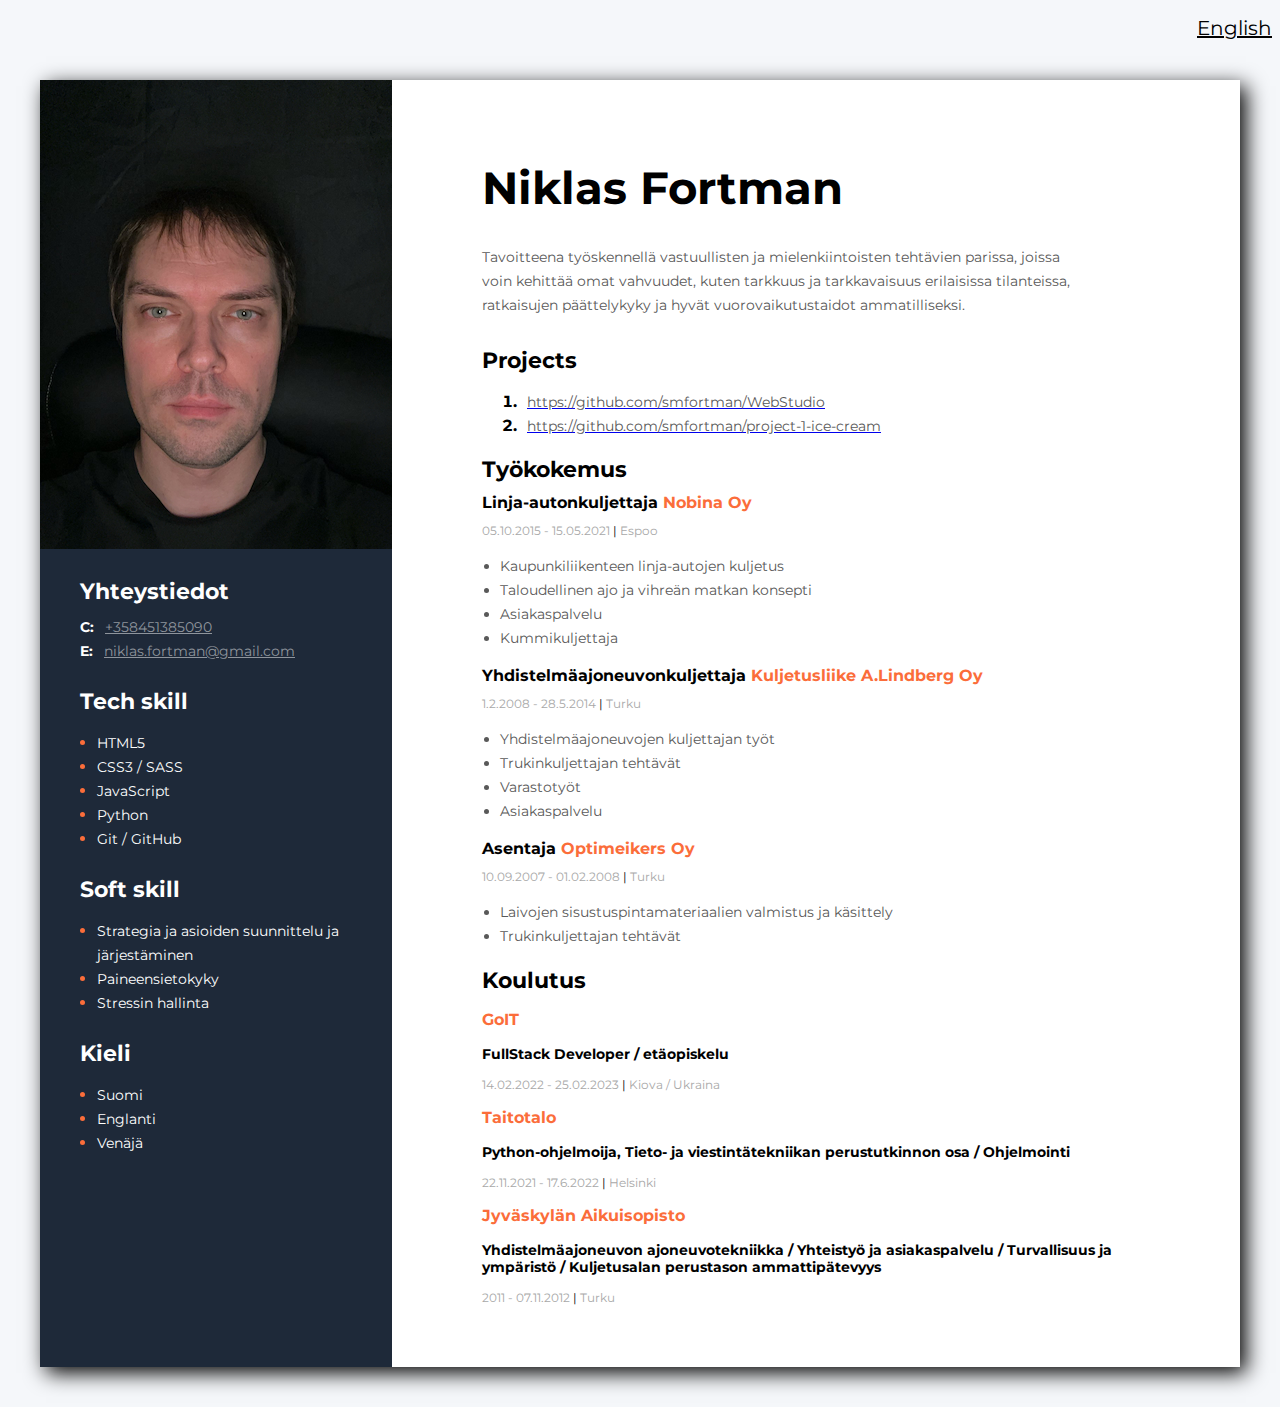
<file: index.html>
<!DOCTYPE html>
<html lang="en">

<head>
  <meta charset="UTF-8" />
  <meta http-equiv="X-UA-Compatible" content="IE=edge" />
  <meta name="viewport" content="width=device-width, initial-scale=1.0" />
  <title>CV</title>
  <link rel="preconnect" href="https://fonts.googleapis.com" />
  <link rel="preconnect" href="https://fonts.gstatic.com" crossorigin />
  <link
    href="https://fonts.googleapis.com/css2?family=Montserrat:wght@400;700&display=swap"
    rel="stylesheet" />

  <link rel="stylesheet" href="css/style.css" />
</head>

<body>
  <!-- language selection -->
  <div>
    <p>
      <a class="language_selection" href="index-eng.html">English</a>
    </p>
  </div>
  <!-- Main container -->
  <div class="main_container">
    <!-- main content section -->
    <div class="main_content_section">
      <!-- About me section -->
      <div class="about_me_section">
        <h1 class="about_me_name">Niklas Fortman</h1>
        <p class="about_me_description">
          Tavoitteena työskennellä vastuullisten ja mielenkiintoisten
          tehtävien parissa, joissa voin kehittää omat vahvuudet, kuten
          tarkkuus ja tarkkavaisuus erilaisissa tilanteissa, ratkaisujen
          päättelykyky ja hyvät vuorovaikutustaidot ammatilliseksi.
        </p>
      </div>
      <div>
        <h2 class="main_content_title">Projects</h2>
        <ol>
          <li class="projects_item">
            <a href="https://github.com/smfortman/WebStudio"><span
                class="projects_text">https://github.com/smfortman/WebStudio</span></a>
          </li>
          <li class="projects_item">
            <a href="https://github.com/smfortman/project-1-ice-cream"><span
                class="projects_text">https://github.com/smfortman/project-1-ice-cream</span></a>
          </li>

        </ol>
      </div>
      <!-- My work Experience section -->
      <div class="my_work_experience_section">
        <h2 class="main_content_title">Työkokemus</h2>
        <!-- The last company -->
        <div class="my_work_company_block">
          <h3 class="my_work_position">
            Linja-autonkuljettaja
            <span class="my_work_company">Nobina Oy</span>
          </h3>
          <p class="my_work_time_period">
            05.10.2015 - 15.05.2021
            <span class="my_work_city_divider">|</span> Espoo
          </p>
          <ul class="my_work_duties">
            <li class="my_work_duty">
              Kaupunkiliikenteen linja-autojen kuljetus
            </li>
            <li class="my_work_duty">
              Taloudellinen ajo ja vihreän matkan konsepti
            </li>
            <li class="my_work_duty">Asiakaspalvelu</li>
            <li class="my_work_duty">Kummikuljettaja</li>
          </ul>
        </div>
        <!-- The second company -->
        <div>
          <h3 class="my_work_position">
            Yhdistelmäajoneuvonkuljettaja
            <span class="my_work_company">Kuljetusliike A.Lindberg Oy</span>
          </h3>
          <p class="my_work_time_period">
            1.2.2008 - 28.5.2014
            <span class="my_work_city_divider">|</span> Turku
          </p>
          <ul class="my_work_duties">
            <li class="my_work_duty">
              Yhdistelmäajoneuvojen kuljettajan työt
            </li>
            <li class="my_work_duty">Trukinkuljettajan tehtävät</li>
            <li class="my_work_duty">Varastotyöt</li>
            <li class="my_work_duty">Asiakaspalvelu</li>
          </ul>
        </div>
        <!-- The third company -->
        <div>
          <h3 class="my_work_position">
            Asentaja
            <span class="my_work_company">Optimeikers Oy</span>
          </h3>
          <p class="my_work_time_period">
            10.09.2007 - 01.02.2008
            <span class="my_work_city_divider">|</span> Turku
          </p>
          <ul class="my_work_duties">
            <li class="my_work_duty">
              Laivojen sisustuspintamateriaalien valmistus ja käsittely
            </li>
            <li class="my_work_duty">Trukinkuljettajan tehtävät</li>
          </ul>
        </div>
      </div>
      <!-- My education section -->
      <div class="my_education_section">
        <h2 class="main_content_title">Koulutus</h2>
        <!-- Study section -->
        <div>
          <h3 class="my_study_place">GoIT</h3>
          <h3 class="my_study_speciality">
            FullStack Developer / etäopiskelu
          </h3>
          <p class="my_study_period">
            14.02.2022 - 25.02.2023
            <span class="my_study_city_divider">|</span> Kiova / Ukraina
          </p>
        </div>
        <!-- Study section -->
        <div>
          <h3 class="my_study_place">Taitotalo</h3>
          <h3 class="my_study_speciality">
            Python-ohjelmoija, Tieto- ja viestintätekniikan perustutkinnon osa
            / Ohjelmointi
          </h3>
          <p class="my_study_period">
            22.11.2021 - 17.6.2022
            <span class="my_study_city_divider">|</span> Helsinki
          </p>
          <!-- Study section -->
          <div>
            <h3 class="my_study_place">Jyväskylän Aikuisopisto</h3>
            <h3 class="my_study_speciality">
              Yhdistelmäajoneuvon ajoneuvotekniikka / Yhteistyö ja
              asiakaspalvelu / Turvallisuus ja ympäristö / Kuljetusalan
              perustason ammattipätevyys
            </h3>
            <p class="my_study_period">
              2011 - 07.11.2012
              <span class="my_study_city_divider">|</span> Turku
            </p>
          </div>

        </div>
      </div>
    </div>
    <!-- sidebar section -->
    <aside class="sidebar_section">
      <img src="img/cv.jpg" alt="photo" />
      <!-- Contact section -->
      <div class="contact_section">
        <h2 class="sidebar_title_section">Yhteystiedot</h2>
        <div>
          <span class="contact_section_type">C:</span>
          <a class="contact_section_link"
            href="tel:+358451385090">+358451385090</a>
        </div>
        <div>
          <span class="contact_section_type">E:</span>
          <a class="contact_section_link"
            href="mailto:sergei.fortman@gmail.com">niklas.fortman@gmail.com
          </a>
        </div>
      </div>
      <!-- Tech skill section -->
      <div class="tech_skill_section">
        <h2 class="sidebar_title_section">Tech skill</h2>
        <ul class="tech_skill_list">
          <li class="tech_skill_item">
            <span class="tech_skill_item_text">HTML5</span>
          </li>
          <li class="tech_skill_item">
            <span class="tech_skill_item_text">CSS3 / SASS</span>
          </li>
          <li class="tech_skill_item">
            <span class="tech_skill_item_text">JavaScript</span>
          </li>
          <li class="tech_skill_item">
            <span class="tech_skill_item_text">Python</span>
          </li>
          <li class="tech_skill_item">
            <span class="tech_skill_item_text">Git / GitHub</span>
          </li>
        </ul>
      </div>
      <!-- Soft skill section -->
      <div class="soft_skill_section">
        <h2 class="sidebar_title_section">Soft skill</h2>
        <ul class="soft_skill_list">
          <li class="soft_skill_item">
            <span class="soft_skill_item_text">Strategia ja asioiden suunnittelu
              ja järjestäminen</span>
          </li>
          <li class="soft_skill_item">
            <span class="soft_skill_item_text">Paineensietokyky</span>
          </li>
          <li class="soft_skill_item">
            <span class="soft_skill_item_text">Stressin hallinta</span>
          </li>
        </ul>
      </div>
      <!-- Language skill section -->
      <div class="language_skill_section">
        <h2 class="sidebar_title_section">Kieli</h2>
        <ul class="language_skill_list">
          <li class="language_skill_item">
            <span class="language_skill_item_text">Suomi</span>
          </li>
          <li class="language_skill_item">
            <span class="language_skill_item_text">Englanti</span>
          </li>
          <li class="language_skill_item">
            <span class="language_skill_item_text">Venäjä</span>
          </li>
        </ul>
      </div>
    </aside>
  </div>
</body>

</html>
</file>
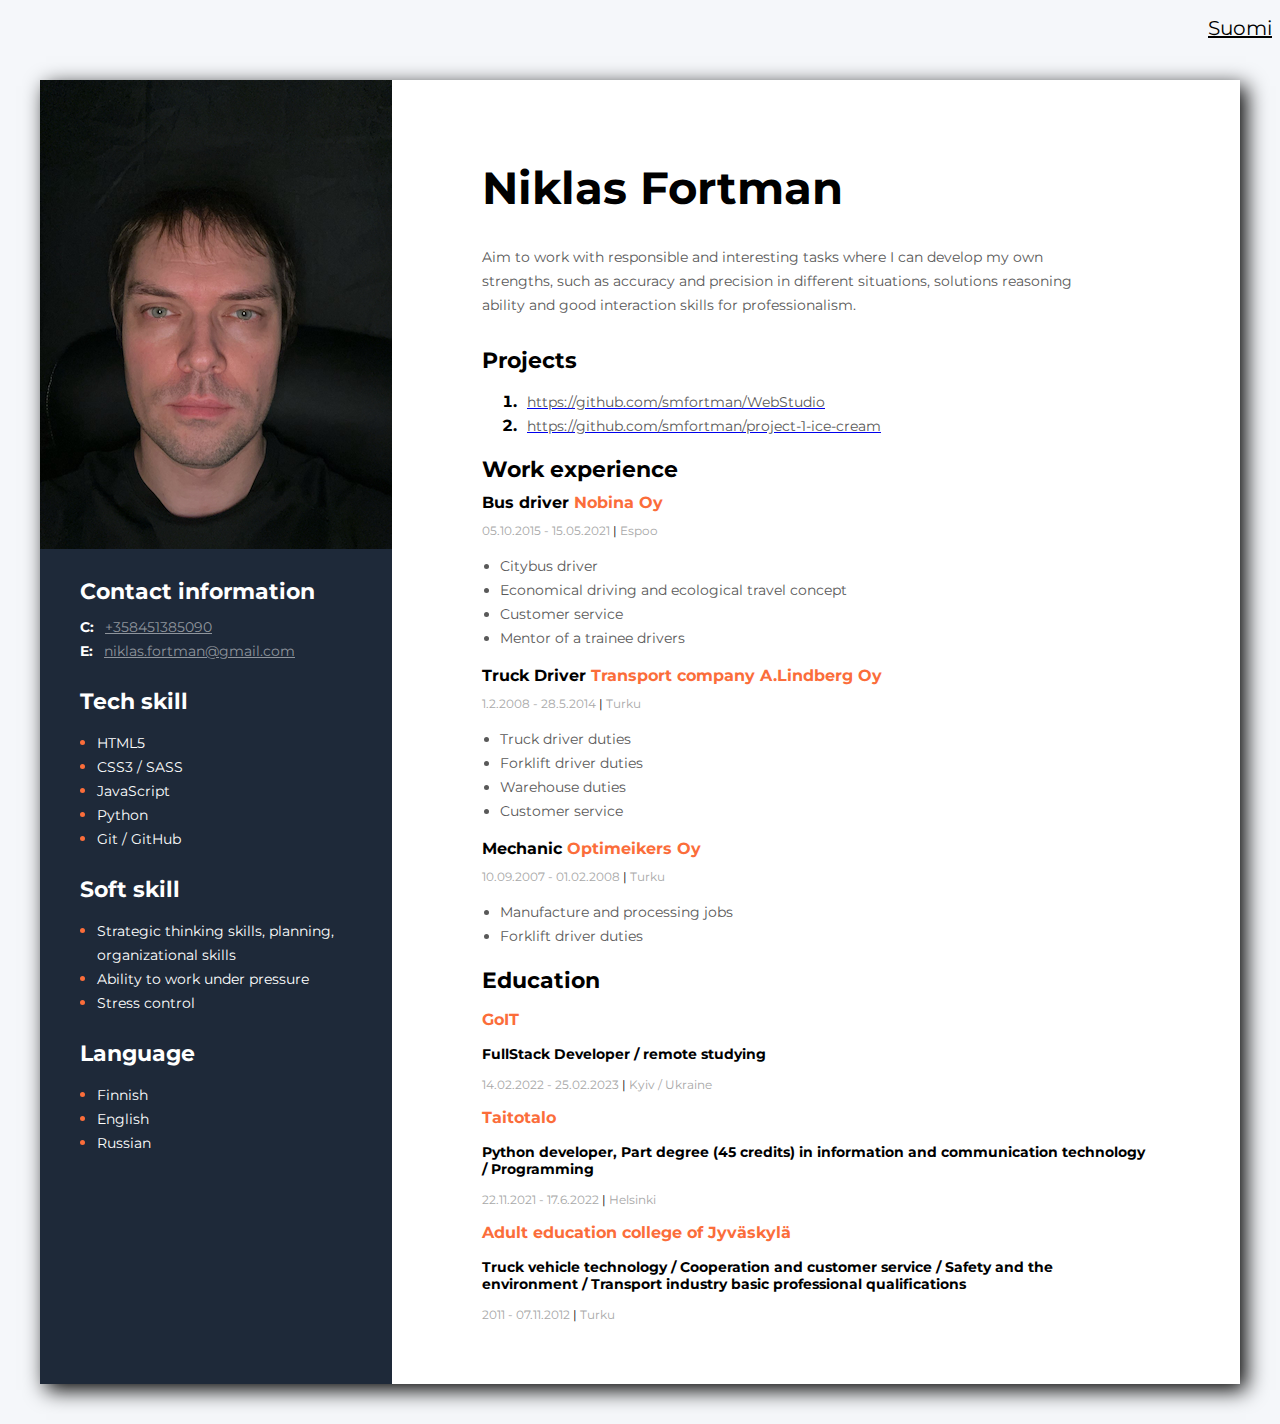
<file: index-eng.html>
<!DOCTYPE html>
<html lang="en">

<head>
  <meta charset="UTF-8" />
  <meta http-equiv="X-UA-Compatible" content="IE=edge" />
  <meta name="viewport" content="width=device-width, initial-scale=1.0" />
  <title>CV</title>
  <link rel="preconnect" href="https://fonts.googleapis.com" />
  <link rel="preconnect" href="https://fonts.gstatic.com" crossorigin />
  <link
    href="https://fonts.googleapis.com/css2?family=Montserrat:wght@400;700&display=swap"
    rel="stylesheet" />

  <link rel="stylesheet" href="css/style.css" />
</head>

<body>
  <!-- language selection -->
  <header>
    <div>
      <p>
        <a class="language_selection" href="index.html">Suomi</a>
      </p>
    </div>
  </header>
  <!-- Main container -->
  <div class="main_container">
    <!-- main content section -->
    <div class="main_content_section">
      <!-- About me section -->
      <div class="about_me_section">
        <h1 class="about_me_name">Niklas Fortman</h1>

        <p class="about_me_description">
          Aim to work with responsible and interesting tasks where I can
          develop my own strengths, such as accuracy and precision in
          different situations, solutions reasoning ability and good
          interaction skills for professionalism.
        </p>
      </div>
      <div>
        <h2 class="main_content_title">Projects</h2>
        <ol>
          <li class="projects_item">
            <a href="https://github.com/smfortman/WebStudio"><span
                class="projects_text">https://github.com/smfortman/WebStudio</span></a>
          </li>
          <li class="projects_item">
            <a href="https://github.com/smfortman/project-1-ice-cream"><span
                class="projects_text">https://github.com/smfortman/project-1-ice-cream</span></a>
          </li>

        </ol>
      </div>
      <!-- My work Experience section -->
      <div class="my_work_experience_section">
        <h2 class="main_content_title">Work experience</h2>
        <!-- The last company -->
        <div class="my_work_company_block">
          <h3 class="my_work_position">
            Bus driver
            <span class="my_work_company">Nobina Oy</span>
          </h3>
          <p class="my_work_time_period">
            05.10.2015 - 15.05.2021
            <span class="my_work_city_divider">|</span> Espoo
          </p>
          <ul class="my_work_duties">
            <li class="my_work_duty">Citybus driver</li>
            <li class="my_work_duty">
              Economical driving and ecological travel concept
            </li>
            <li class="my_work_duty">Customer service</li>
            <li class="my_work_duty">Mentor of a trainee drivers</li>
          </ul>
        </div>
        <!-- The second company -->
        <div>
          <h3 class="my_work_position">
            Truck Driver
            <span class="my_work_company">Transport company A.Lindberg Oy</span>
          </h3>
          <p class="my_work_time_period">
            1.2.2008 - 28.5.2014
            <span class="my_work_city_divider">|</span> Turku
          </p>
          <ul class="my_work_duties">
            <li class="my_work_duty">Truck driver duties</li>
            <li class="my_work_duty">Forklift driver duties</li>
            <li class="my_work_duty">Warehouse duties</li>
            <li class="my_work_duty">Customer service</li>
          </ul>
        </div>
        <!-- The third company -->
        <div>
          <h3 class="my_work_position">
            Mechanic
            <span class="my_work_company">Optimeikers Oy</span>
          </h3>
          <p class="my_work_time_period">
            10.09.2007 - 01.02.2008
            <span class="my_work_city_divider">|</span> Turku
          </p>
          <ul class="my_work_duties">
            <li class="my_work_duty">Manufacture and processing jobs</li>
            <li class="my_work_duty">Forklift driver duties</li>
          </ul>
        </div>
      </div>
      <!-- My education section -->
      <div class="my_education_section">
        <h2 class="main_content_title">Education</h2>
        <!-- Study section -->
        <div>
          <h3 class="my_study_place">
            GoIT
          </h3>
          <h3 class="my_study_speciality">
            FullStack Developer / remote studying
          </h3>
          <p class="my_study_period">
            14.02.2022 - 25.02.2023
            <span class="my_study_city_divider">|</span> Kyiv / Ukraine
          </p>
        </div>
        <!-- Study section -->
        <div>
          <h3 class="my_study_place">Taitotalo</h3>
          <h3 class="my_study_speciality">
            Python developer, Part degree (45 credits) in information and
            communication technology / Programming
          </h3>
          <p class="my_study_period">
            22.11.2021 - 17.6.2022
            <span class="my_study_city_divider">|</span> Helsinki
          </p>
          <!-- Study section -->
          <div>
            <h3 class="my_study_place">
              Adult education college of Jyväskylä
            </h3>
            <h3 class="my_study_speciality">
              Truck vehicle technology / Cooperation and customer service /
              Safety and the environment / Transport industry basic
              professional qualifications
            </h3>
            <p class="my_study_period">
              2011 - 07.11.2012
              <span class="my_study_city_divider">|</span> Turku
            </p>
          </div>

        </div>
      </div>
    </div>
    <!-- sidebar section -->
    <aside class="sidebar_section">
      <img src="img/cv.jpg" alt="photo" />
      <!-- Contact section -->
      <div class="contact_section">
        <h2 class="sidebar_title_section">Contact information</h2>
        <div>
          <span class="contact_section_type">C:</span>
          <a class="contact_section_link"
            href="tel:+358451385090">+358451385090</a>
        </div>
        <div>
          <span class="contact_section_type">E:</span>
          <a class="contact_section_link"
            href="mailto:sergei.fortman@gmail.com">niklas.fortman@gmail.com
          </a>
        </div>
      </div>
      <!-- Tech skill section -->
      <div class="tech_skill_section">
        <h2 class="sidebar_title_section">Tech skill</h2>
        <ul class="tech_skill_list">
          <li class="tech_skill_item">
            <span class="tech_skill_item_text">HTML5</span>
          </li>
          <li class="tech_skill_item">
            <span class="tech_skill_item_text">CSS3 / SASS</span>
          </li>
          <li class="tech_skill_item">
            <span class="tech_skill_item_text">JavaScript</span>
          </li>
          <li class="tech_skill_item">
            <span class="tech_skill_item_text">Python</span>
          </li>
          <li class="tech_skill_item">
            <span class="tech_skill_item_text">Git / GitHub</span>
          </li>
        </ul>
      </div>
      <!-- Soft skill section -->
      <div class="soft_skill_section">
        <h2 class="sidebar_title_section">Soft skill</h2>
        <ul class="soft_skill_list">
          <li class="soft_skill_item">
            <span class="soft_skill_item_text">Strategic thinking skills,
              planning, organizational
              skills</span>
          </li>
          <li class="soft_skill_item">
            <span class="soft_skill_item_text">Ability to work under
              pressure</span>
          </li>
          <li class="soft_skill_item">
            <span class="soft_skill_item_text">Stress control</span>
          </li>
        </ul>
      </div>
      <!-- Language skill section -->
      <div class="language_skill_section">
        <h2 class="sidebar_title_section">Language</h2>
        <ul class="language_skill_list">
          <li class="language_skill_item">
            <span class="language_skill_item_text">Finnish</span>
          </li>
          <li class="language_skill_item">
            <span class="language_skill_item_text">English</span>
          </li>
          <li class="language_skill_item">
            <span class="language_skill_item_text">Russian</span>
          </li>
        </ul>
      </div>
    </aside>
  </div>
</body>

</html>
</file>
<file: css/style.css>
body {
  font-family: "Montserrat", sans-serif;
  background-color: #f5f7fa;
}

.main_container {
  display: flex;
  flex-direction: row-reverse;
  width: 1200px;
  background-color: #fff;
  margin: 40px auto;
  box-shadow: 6px 6px 20px;
}

/* main content section */

.main_content_section {
  padding: 50px 90px;
}
.main_content_title {
  font-style: normal;
  font-weight: bold;
  font-size: 22px;
  line-height: 27px;
  color: #000;
  margin-bottom: 10px;
}

/* about me section */

.about_me_name {
  font-style: normal;
  font-weight: bold;
  font-size: 45px;
  line-height: 55px;
  color: #000;
  margin-bottom: 30px;
}
.about_me_description {
  width: 600px;
  font-style: normal;
  font-weight: normal;
  font-size: 14px;
  line-height: 24px;
  color: #595959;
  margin-bottom: 30px;
}

.projects_item {
  color: #000;
  font-weight: bold;
}

.projects_text {
  font-style: normal;
  font-weight: normal;
  font-size: 14px;
  line-height: 24px;
  color: #595959;
  margin-left: 5px;
}

/* my work experience section */

.my_work_company {
  color: #fb6d3a;
}
.my_work_position {
  font-style: normal;
  font-weight: bold;
  font-size: 16px;
  line-height: 20px;
  margin: 0 0 10px 0;
}
.my_work_time_period {
  font-style: normal;
  font-weight: normal;
  font-size: 12px;
  line-height: 15px;
  color: #a8a8a8;
  margin: 0 0 10px 0;
}
.my_work_city_divider {
  color: #000;
}
.my_work_duties {
  padding-left: 18px;
}
.my_work_duty {
  font-style: normal;
  font-weight: normal;
  font-size: 14px;
  line-height: 24px;
  color: #595959;
}
.my_work_company_block {
  margin-bottom: 15px;
}

/* study section */

.my_study_place {
  font-style: normal;
  font-weight: bold;
  font-size: 16px;
  line-height: 20px;
  color: #fb6d3a;
}
.my_study_speciality {
  font-style: normal;
  font-weight: bold;
  font-size: 14px;
  line-height: 17px;
  color: #000000;
}
.my_study_period {
  font-style: normal;
  font-weight: normal;
  font-size: 12px;
  line-height: 15px;
  color: #a8a8a8;
}
.my_study_city_divider {
  color: #000;
}
/* sidebar section */

.sidebar_section {
  background-color: #1e2939;
  width: 370px;
  
}
.contact_section {
  margin: 25px 0 0 40px;
}
.tech_skill_section {
  margin: 25px 0 0 40px;
}
.soft_skill_section {
  margin: 25px 0 0 40px;
}
.language_skill_section {
  margin: 25px 0 0 40px;
}
.sidebar_title_section {
  font-style: normal;
  font-weight: bold;
  font-size: 22px;
  line-height: 27px;
  color: #fff;
  margin-bottom: 10px;
}

/* sidebar contact section */

.contact_section_type {
  font-weight: bold;
  font-size: 14px;
  line-height: 24px;
  color: #fff;
  margin-right: 7px;
}
.contact_section_link {
  color: #8e949c;
  font-style: normal;
  font-weight: normal;
  font-size: 14px;
  line-height: 24px;
}

/* tech skill section*/

.tech_skill_list {
  padding-left: 17px;
}
.tech_skill_item {
  color: #fb6d3a;
}
.tech_skill_item_text {
  font-style: normal;
  font-weight: normal;
  font-size: 14px;
  line-height: 24px;
  color: #fff;
}

/* soft skill section*/

.soft_skill_list {
  padding-left: 17px;
}
.soft_skill_item {
  color: #fb6d3a;
}
.soft_skill_item_text {
  font-style: normal;
  font-weight: normal;
  font-size: 14px;
  line-height: 24px;
  color: #fff;
}

/* language skill section */

.language_skill_list {
  padding-left: 17px;
}
.language_skill_item {
  color: #fb6d3a;
}
.language_skill_item_text {
  font-style: normal;
  font-weight: normal;
  font-size: 14px;
  line-height: 24px;
  color: #fff;
}

/* language change  */

.language_selection {
  display: flex;
  flex-direction: row-reverse;
  font-size: 20px;
  font-weight: 500px;
  color: #000;
}
</file>
